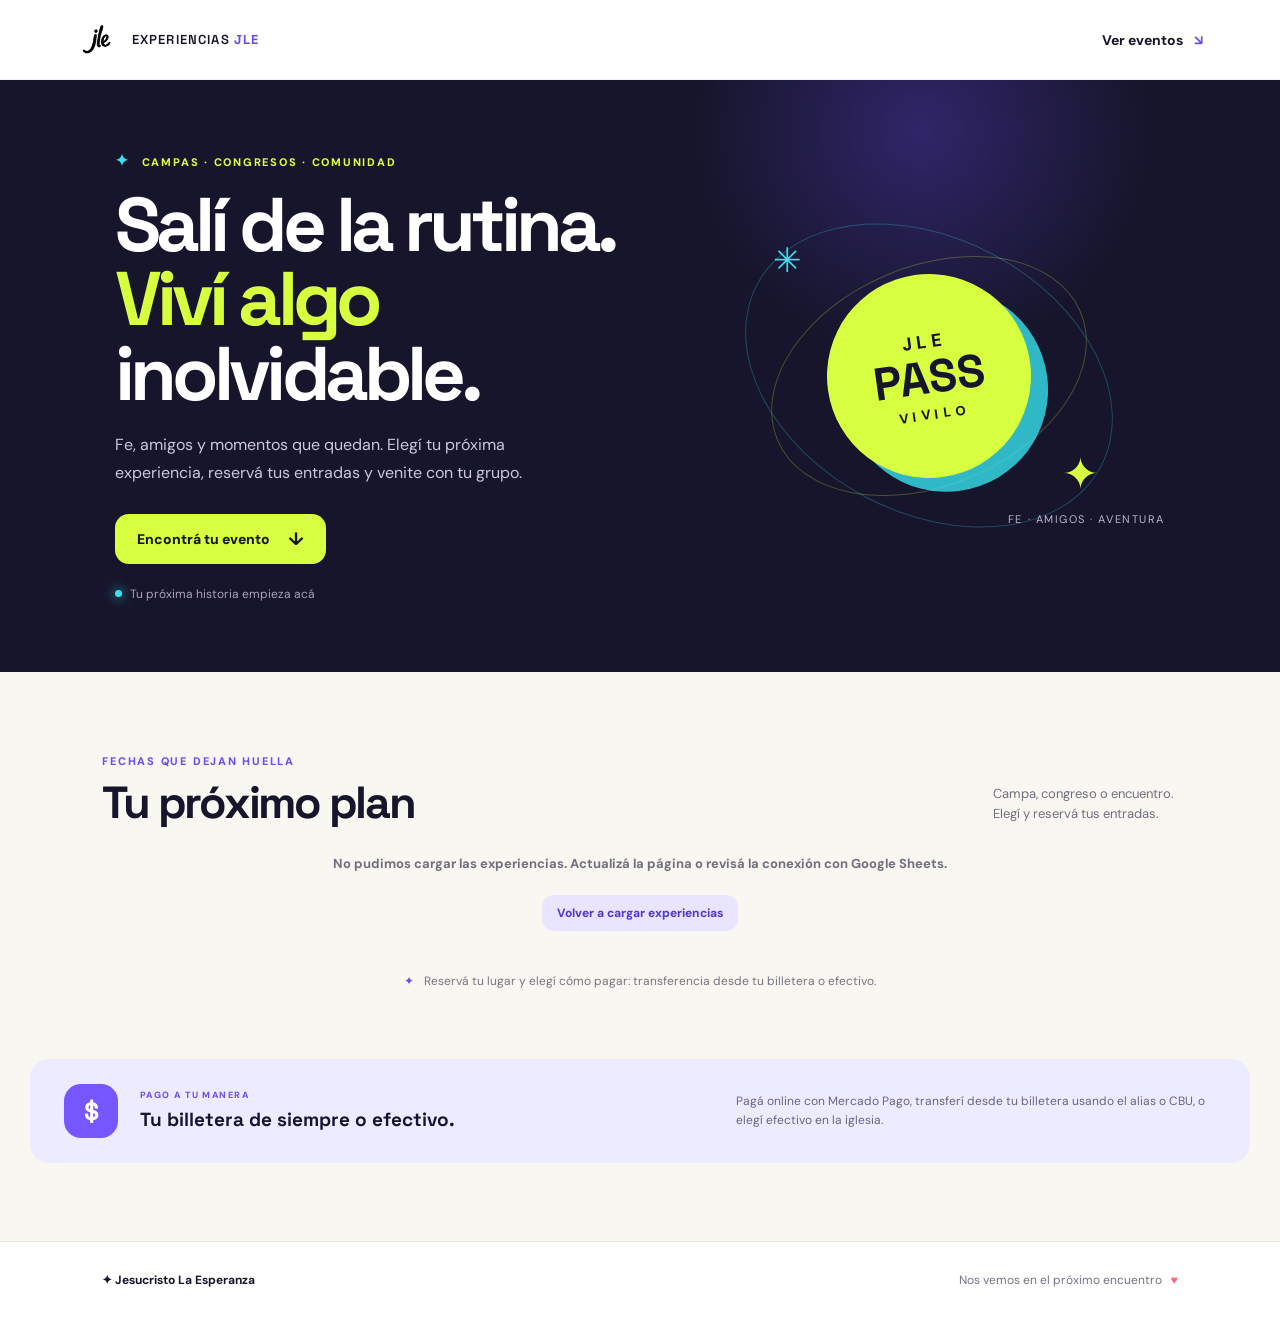
<file: index.html>
<!doctype html>
<html lang="es-AR">
<head>
  <meta charset="utf-8">
  <meta name="viewport" content="width=device-width, initial-scale=1">
  <meta name="theme-color" content="#141329">
  <meta name="description" content="Conseguí tu entrada para campamentos y encuentros de Jesucristo La Esperanza.">
  <title>Entradas JLE · Campas y encuentros</title>
  <link rel="icon" href="assets/logo-jle-negro.png">
  <link rel="stylesheet" href="landing.css">
</head>
<body>
  <header class="topbar">
    <a class="brand" href="#inicio" aria-label="Experiencias JLE, inicio">
      <img src="assets/logo-jle-negro.png" alt="Jesucristo La Esperanza">
      <span>EXPERIENCIAS <b>JLE</b></span>
    </a>
    <a class="top-link" href="#eventos">Ver eventos <span aria-hidden="true">↘</span></a>
  </header>

  <main id="inicio">
    <section class="hero">
      <div class="hero-copy">
        <p class="eyebrow"><span class="sparkle">✦</span> CAMPAS · CONGRESOS · COMUNIDAD</p>
        <h1>Salí de la rutina.<br><em>Viví algo</em> inolvidable.</h1>
        <p class="hero-text">Fe, amigos y momentos que quedan. Elegí tu próxima experiencia, reservá tus entradas y venite con tu grupo.</p>
        <a class="button button-lime" href="#eventos">Encontrá tu evento <span aria-hidden="true">↓</span></a>
        <div class="hero-note"><span class="note-dot"></span> Tu próxima historia empieza acá</div>
      </div>
      <div class="hero-art" aria-hidden="true">
        <div class="orbit orbit-one"></div><div class="orbit orbit-two"></div>
        <span class="art-star star-one">✳</span><span class="art-star star-two">✦</span>
        <div class="camp-badge"><span>JLE</span><b>PASS</b><small>VIVILO</small></div>
        <span class="art-caption">fe · amigos · aventura</span>
      </div>
    </section>

    <section class="events" id="eventos">
      <div class="section-heading">
        <div><p class="eyebrow dark-eyebrow">FECHAS QUE DEJAN HUELLA</p><h2>Tu próximo plan</h2></div>
        <p class="section-aside">Campa, congreso o encuentro.<br>Elegí y reservá tus entradas.</p>
      </div>
      <p class="catalog-status" id="catalogStatus" role="status" aria-live="polite">Buscando las próximas experiencias…</p>
      <button class="catalog-retry is-hidden" id="catalogRetry" type="button">Volver a cargar experiencias</button>
      <div class="event-grid" id="eventGrid" aria-live="polite"></div>
      <p class="price-note"><span aria-hidden="true">✦</span> Reservá tu lugar y elegí cómo pagar: transferencia desde tu billetera o efectivo.</p>
    </section>

    <section class="payment-strip" aria-label="Formas de pago">
      <div class="payment-icon" aria-hidden="true">$</div>
      <div><p class="eyebrow">PAGO A TU MANERA</p><h2>Tu billetera de siempre o efectivo.</h2></div>
      <p>Pagá online con Mercado Pago, transferí desde tu billetera usando el alias o CBU, o elegí efectivo en la iglesia.</p>
    </section>
  </main>

  <footer><a class="footer-brand" href="#inicio">✦ Jesucristo La Esperanza</a><span>Nos vemos en el próximo encuentro <b>♥</b></span></footer>
  <dialog class="registration-modal" id="registrationModal" aria-labelledby="registrationTitle">
    <div class="registration-modal__head">
      <div><p class="eyebrow dark-eyebrow">TU PRÓXIMO PASO</p><h2 id="registrationTitle">Reservá tus entradas</h2></div>
      <div class="registration-modal__actions"><a id="openFormTab" href="#" target="_blank" rel="noopener">Abrir aparte ↗</a><button id="closeForm" type="button" aria-label="Cerrar formulario">×</button></div>
    </div>
    <div class="registration-modal__frame-wrap"><p id="formLoading" role="status">Conectando con Google Sheets…</p><iframe id="registrationFrame" title="Reserva de entradas para un evento JLE" allow="clipboard-write"></iframe></div>
  </dialog>
  <script src="site-config.js"></script>
  <script src="landing.js" defer></script>
</body>
</html>
</file>
<file: landing.css>
/* 1. Tipografía y variables de diseño */
@import url('https://fonts.googleapis.com/css2?family=DM+Sans:wght@400;500;600;700;800&family=Space+Grotesk:wght@400;500;600;700&display=swap');
:root {
  --ink:#17152c;
  --ink-soft:#292740;
  --paper:#f8f7f2;
  --lime:#d7ff3f;
  --cyan:#37e1ee;
  --violet:#7656ff;
  --orange:#ffbd45;
  --muted:#716f7d;
  --line:#e8e5df;
  --radius:25px
}
* {
  box-sizing:border-box
}
html {
  scroll-behavior:smooth
}
body {
  margin:0;
  background:var(--paper);
  color:var(--ink);
  font-family:'DM Sans',Arial,sans-serif;
  -webkit-font-smoothing:antialiased
}
a {
  color:inherit;
  text-decoration:none
}
/* 2. Navegación y portada */
.topbar {
  height:80px;
  padding:0 max(6vw,24px);
  display:flex;
  align-items:center;
  justify-content:space-between;
  background:#fff;
  border-bottom:1px solid rgba(23,21,44,.07)
}
.brand {
  display:flex;
  align-items:center;
  gap:12px;
  font-family:'Space Grotesk',sans-serif;
  font-size:13px;
  font-weight:600;
  letter-spacing:.09em
}
.brand img {
  width:43px;
  height:43px;
  object-fit:contain
}
.brand b {
  color:#6948ef
}
.top-link {
  font-size:14px;
  font-weight:700
}
.top-link span {
  color:#6b4cf3;
  margin-left:8px
}
.hero {
  position:relative;
  overflow:hidden;
  display:grid;
  grid-template-columns:1.1fr .9fr;
  align-items:center;
  min-height:500px;
  padding:70px max(9vw,30px);
  background:var(--ink);
  color:#fff
}
.hero:before {
  content:"";
  position:absolute;
  width:460px;
  height:460px;
  border-radius:50%;
  background:radial-gradient(circle,rgba(105,75,246,.3),transparent 69%);
  top:-180px;
  right:10%
}
.hero-copy {
  position:relative;
  z-index:1;
  max-width:620px
}
.eyebrow {
  margin:0 0 17px;
  font-size:11px;
  font-weight:800;
  letter-spacing:.16em;
  color:var(--lime)
}
.sparkle {
  font-size:16px;
  margin-right:7px;
  color:var(--cyan)
}
h1,h2,h3,p {
  margin-top:0
}
h1 {
  margin-bottom:20px;
  font-family:'Space Grotesk',sans-serif;
  font-size:clamp(46px,6vw,76px);
  line-height:.98;
  letter-spacing:-.065em
}
h1 em {
  color:var(--lime);
  font-style:normal
}
.hero-text {
  max-width:455px;
  color:#cac8da;
  font-size:16px;
  line-height:1.7;
  margin-bottom:28px
}
.button {
  min-height:50px;
  border-radius:14px;
  display:inline-flex;
  align-items:center;
  justify-content:center;
  gap:18px;
  padding:0 22px;
  font-size:14px;
  font-weight:800;
  transition:transform .2s,box-shadow .2s
}
.button:hover {
  transform:translateY(-2px);
  box-shadow:0 10px 28px #17152c25
}
.button-lime {
  color:var(--ink);
  background:var(--lime)
}
.button-lime span {
  font-size:18px
}
.hero-note {
  display:flex;
  align-items:center;
  gap:8px;
  margin-top:22px;
  color:#a5a2b9;
  font-size:12px
}
.note-dot {
  width:7px;
  height:7px;
  background:var(--cyan);
  border-radius:50%;
  box-shadow:0 0 12px var(--cyan)
}
.hero-art {
  height:340px;
  position:relative;
  display:grid;
  place-items:center
}
.orbit {
  position:absolute;
  border:1px solid rgba(215,255,63,.25);
  border-radius:50%;
  transform:rotate(-23deg)
}
.orbit-one {
  width:330px;
  height:220px
}
.orbit-two {
  width:390px;
  height:275px;
  border-color:rgba(55,225,238,.26);
  transform:rotate(28deg)
}
.camp-badge {
  width:204px;
  height:204px;
  display:flex;
  flex-direction:column;
  align-items:center;
  justify-content:center;
  border-radius:50%;
  color:var(--ink);
  background:var(--lime);
  transform:rotate(-8deg);
  box-shadow:15px 16px 0 rgba(55,225,238,.8)
}
.camp-badge span {
  font-size:18px;
  font-weight:800;
  letter-spacing:.25em
}
.camp-badge b {
  font-family:'Space Grotesk',sans-serif;
  font-size:46px;
  line-height:1
}
.camp-badge small {
  margin-top:6px;
  font-weight:800;
  letter-spacing:.35em
}
.art-star {
  position:absolute;
  color:var(--cyan);
  font-size:34px
}
.star-one {
  top:32px;
  left:17%
}
.star-two {
  right:14%;
  bottom:43px;
  color:var(--lime);
  font-size:44px
}
.art-caption {
  position:absolute;
  right:0;
  bottom:20px;
  color:#b8b5cd;
  font-size:11px;
  letter-spacing:.14em;
  text-transform:uppercase
}
/* 3. Catálogo y tarjetas de eventos */
.events {
  padding:82px max(8vw,24px) 70px;
  max-width:1440px;
  margin:auto
}
.section-heading {
  display:flex;
  justify-content:space-between;
  align-items:end;
  margin-bottom:28px
}
.dark-eyebrow {
  color:#704df2;
  margin-bottom:10px
}
.section-heading h2 {
  font:700 clamp(32px,4vw,45px)/1.1 'Space Grotesk',sans-serif;
  letter-spacing:-.05em;
  margin:0
}
.section-aside {
  color:var(--muted);
  font-size:13px;
  line-height:1.6;
  margin:0 4px 2px 0
}
.event-grid {
  display:grid;
  grid-template-columns:repeat(2,minmax(0,1fr));
  gap:22px
}
.event-card {
  overflow:hidden;
  border-radius:var(--radius);
  background:#fff;
  box-shadow:0 8px 30px rgba(30,24,63,.06);
  border:1px solid rgba(23,21,44,.06)
}
.poster-wrap {
  height:255px;
  background:#201f2c;
  position:relative;
  overflow:hidden
}
.poster {
  width:100%;
  height:100%;
  object-fit:cover;
  object-position:center 35%;
  transition:transform .4s
}
.event-card:hover .poster {
  transform:scale(1.025)
}
.event-info {
  padding:25px 28px 28px
}
.event-kicker {
  display:flex;
  align-items:center;
  justify-content:space-between;
  margin-bottom:12px
}
.tag {
  border-radius:999px;
  padding:7px 11px;
  font-size:10px;
  font-weight:800;
  letter-spacing:.1em
}
.tag-cyan {
  background:#d9fbfd;
  color:#057581
}
.tag-orange {
  background:#fff0cc;
  color:#90600a
}
.event-year {
  font-size:11px;
  font-weight:700;
  color:#9a97a3;
  letter-spacing:.1em
}
.event-info h3 {
  font:700 33px/1.08 'Space Grotesk',sans-serif;
  letter-spacing:-.045em;
  margin:0 0 9px
}
.event-info h3 span {
  color:#704df2
}
.card-kids .event-info h3 span {
  color:#f0a500
}
.event-description {
  min-height:54px;
  color:#514e5d;
  font-size:14px;
  font-weight:600;
  letter-spacing:.005em;
  line-height:1.65;
  margin-bottom:20px
}
.event-facts {
  display:grid;
  grid-template-columns:1fr 1fr;
  gap:11px 16px;
  padding:15px 0 19px;
  margin-bottom:17px;
  border-top:1px solid var(--line);
  border-bottom:1px solid var(--line);
  font-size:12px;
  color:#3d3b4a
}
.event-facts b {
  display:block;
  margin-bottom:4px;
  color:#aaa7b0;
  font-size:9px;
  letter-spacing:.12em
}
.button-dark {
  min-height:48px;
  width:100%;
  justify-content:space-between;
  background:var(--ink);
  color:#fff;
  border-radius:12px
}
.button-dark span {
  font-size:18px;
  color:var(--lime)
}
.price-note {
  margin:22px 0 0;
  text-align:center;
  color:#777481;
  font-size:12px
}
.price-note span {
  color:#704df2;
  margin-right:7px
}
/* 4. Estados, botones y pie de página */
.catalog-status {
  min-height:28px;
  margin:12px 0;
  color:var(--muted);
  font-size:13px;
  font-weight:700;
  text-align:center
}
.catalog-status.is-hidden {
  display:none
}
.catalog-retry {
  display:block;
  margin:0 auto 20px;
  padding:10px 15px;
  border:0;
  border-radius:12px;
  background:#e9e5ff;
  color:#5439ca;
  font:800 12px 'DM Sans',sans-serif;
  cursor:pointer
}
.catalog-retry.is-hidden {
  display:none
}
.poster-wrap--ticket {
  display:grid;
  place-items:center;
  background:radial-gradient(circle at 75% 24%,#8f70ff 0,transparent 32%),linear-gradient(135deg,#17152c,#352767 72%,#513bc0)
}
.ticket-art {
  position:relative;
  width:min(76%,440px);
  height:190px;
  padding:25px;
  border:2px dashed rgba(23,21,44,.4);
  border-radius:27px;
  background:var(--lime);
  color:var(--ink);
  display:flex;
  flex-direction:column;
  align-items:center;
  justify-content:center;
  transform:rotate(-3deg);
  box-shadow:12px 13px 0 var(--cyan),0 18px 44px #0e0c2660
}
.ticket-art:before,.ticket-art:after {
  content:"";
  position:absolute;
  top:50%;
  width:28px;
  height:28px;
  border-radius:50%;
  background:#28234a;
  transform:translateY(-50%)
}
.ticket-art:before {
  left:-16px
}
.ticket-art:after {
  right:-16px
}
.ticket-art__eyebrow {
  font-size:10px;
  font-weight:900;
  letter-spacing:.16em
}
.ticket-art__title {
  margin:8px 0;
  font:700 clamp(38px,5vw,56px)/.9 'Space Grotesk',sans-serif;
  letter-spacing:-.07em;
  text-align:center;
  white-space:pre-line
}
.ticket-art__footer {
  font-size:9px;
  font-weight:900;
  letter-spacing:.2em
}
.event-ticket-bottom {
  display:flex;
  align-items:center;
  justify-content:space-between;
  gap:14px
}
.event-ticket-price strong,.event-ticket-price small {
  display:block
}
.event-ticket-price strong {
  font:700 20px 'Space Grotesk',sans-serif
}
.event-ticket-price small {
  font-size:10px;
  color:var(--muted)
}
.event-ticket-bottom .button {
  flex:0 0 auto;
  gap:9px;
  padding:0 15px;
  font:800 12px 'DM Sans',sans-serif;
  text-align:left;
  border:0;
  cursor:pointer
}
.event-ticket-bottom .button span {
  color:var(--lime)
}
.card-congress .event-info h3 span {
  color:#18a9c0
}
/* 5. Información de pago */
.payment-strip {
  max-width:1220px;
  margin:0 auto 78px;
  padding:25px 34px;
  display:grid;
  grid-template-columns:56px 1.2fr 1fr;
  gap:20px;
  align-items:center;
  border-radius:20px;
  background:#edebff
}
.payment-icon {
  height:54px;
  width:54px;
  display:grid;
  place-items:center;
  border-radius:17px;
  background:var(--violet);
  color:#fff;
  font:700 25px 'Space Grotesk',sans-serif
}
.payment-strip .eyebrow {
  color:#704df2;
  font-size:9px;
  margin-bottom:7px
}
.payment-strip h2 {
  font:700 19px/1.3 'Space Grotesk',sans-serif;
  margin:0
}
.payment-strip>p {
  font-size:12px;
  color:#69667b;
  line-height:1.6;
  margin:0
}
.button-dark {
  font:inherit;
  text-align:left;
  border:0;
  cursor:pointer
}
/* 6. Ventana del formulario */
.registration-modal {
  width:min(1000px,calc(100vw - 28px));
  height:min(900px,calc(100dvh - 28px));
  max-width:none;
  max-height:none;
  padding:0;
  border:0;
  border-radius:22px;
  background:#fff;
  box-shadow:0 28px 100px rgba(10,8,30,.36);
  overflow:hidden
}
.registration-modal::backdrop {
  background:rgba(15,13,36,.76);
  backdrop-filter:blur(5px)
}
.registration-modal__head {
  height:74px;
  padding:12px 20px;
  display:flex;
  align-items:center;
  justify-content:space-between;
  gap:16px;
  border-bottom:1px solid var(--line)
}
.registration-modal__head .eyebrow {
  font-size:9px;
  margin:0 0 3px
}
.registration-modal__head h2 {
  margin:0;
  font:700 19px/1.2 'Space Grotesk',sans-serif
}
.registration-modal__actions {
  display:flex;
  align-items:center;
  gap:18px
}
.registration-modal__actions a {
  font-size:12px;
  font-weight:700;
  color:#6848ed;
  white-space:nowrap
}
.registration-modal__actions button {
  width:40px;
  height:40px;
  border:0;
  border-radius:50%;
  background:#f1eff8;
  color:var(--ink);
  font-size:28px;
  line-height:1;
  cursor:pointer
}
.registration-modal__frame-wrap {
  position:relative;
  height:calc(100% - 74px);
  background:#f8f7f2
}
.registration-modal__frame-wrap iframe {
  display:block;
  width:100%;
  height:100%;
  border:0;
  background:#f8f7f2
}
#formLoading {
  position:absolute;
  z-index:1;
  inset:0;
  display:grid;
  place-items:center;
  margin:0;
  background:#f8f7f2;
  color:#5d5876;
  font-size:14px;
  font-weight:700;
  pointer-events:none;
  transition:opacity .2s
}
#formLoading.is-hidden {
  opacity:0;
  visibility:hidden
}
.events-empty {
  grid-column:1/-1;
  margin:0;
  padding:38px;
  border-radius:20px;
  background:#fff;
  text-align:center;
  color:var(--muted);
  line-height:1.6
}
footer {
  min-height:76px;
  padding:18px max(8vw,24px);
  display:flex;
  justify-content:space-between;
  align-items:center;
  background:#fff;
  border-top:1px solid var(--line);
  color:#767380;
  font-size:12px
}
.footer-brand {
  font-weight:700;
  color:var(--ink)
}
footer b {
  color:#ff6585;
  margin-left:5px
}
/* 7. Adaptación a pantallas chicas */
@media(max-width:800px) {
  .hero {
    grid-template-columns:1fr;
    padding-top:64px;
    padding-bottom:40px
  }
  .hero-art {
    height:255px;
    margin-top:15px
  }
  .camp-badge {
    width:160px;
    height:160px
  }
  .camp-badge b {
    font-size:36px
  }
  .orbit-one {
    width:270px;
    height:180px
  }
  .orbit-two {
    width:315px;
    height:220px
  }
  .event-grid {
    grid-template-columns:1fr
  }
  .poster-wrap {
    height:330px
  }
  .payment-strip {
    margin:0 20px 56px;
    grid-template-columns:50px 1fr
  }
  .payment-strip>p {
    grid-column:2
  }
  .section-aside {
    display:none
  }
}
@media(max-width:480px) {
  .topbar {
    height:67px;
    padding:0 18px
  }
  .brand {
    font-size:11px;
    gap:8px
  }
  .brand img {
    width:36px;
    height:36px
  }
  .top-link {
    font-size:12px
  }
  .hero {
    padding:54px 23px 32px;
    min-height:unset
  }
  h1 {
    font-size:48px
  }
  .hero-text {
    font-size:14px
  }
  .hero-art {
    height:220px
  }
  .art-caption {
    right:0;
    bottom:0;
    font-size:9px
  }
  .events {
    padding:60px 16px 52px
  }
  .section-heading {
    margin-bottom:20px
  }
  .section-heading h2 {
    font-size:34px
  }
  .poster-wrap {
    height:270px
  }
  .ticket-art {
    height:165px;
    padding:18px
  }
  .ticket-art__title {
    font-size:40px
  }
  .event-info {
    padding:22px 19px
  }
  .event-info h3 {
    font-size:30px
  }
  .event-facts {
    gap:10px
  }
  .event-ticket-bottom {
    align-items:flex-start;
    flex-direction:column
  }
  .event-ticket-bottom .button {
    width:100%
  }
  .payment-strip {
    padding:20px;
    margin-left:16px;
    margin-right:16px;
    gap:14px
  }
  .payment-strip h2 {
    font-size:17px
  }
  footer {
    padding:18px 16px;
    font-size:10px
  }
}
@media(max-width:560px) {
  .registration-modal {
    width:100vw;
    height:100dvh;
    max-height:none;
    border-radius:0
  }
  .registration-modal__head {
    height:64px;
    padding:10px 13px
  }
  .registration-modal__head h2 {
    font-size:16px
  }
  .registration-modal__actions {
    gap:10px
  }
  .registration-modal__actions a {
    font-size:10px
  }
  .registration-modal__actions button {
    width:36px;
    height:36px
  }
  .registration-modal__frame-wrap {
    height:calc(100% - 64px)
  }
}
</file>
